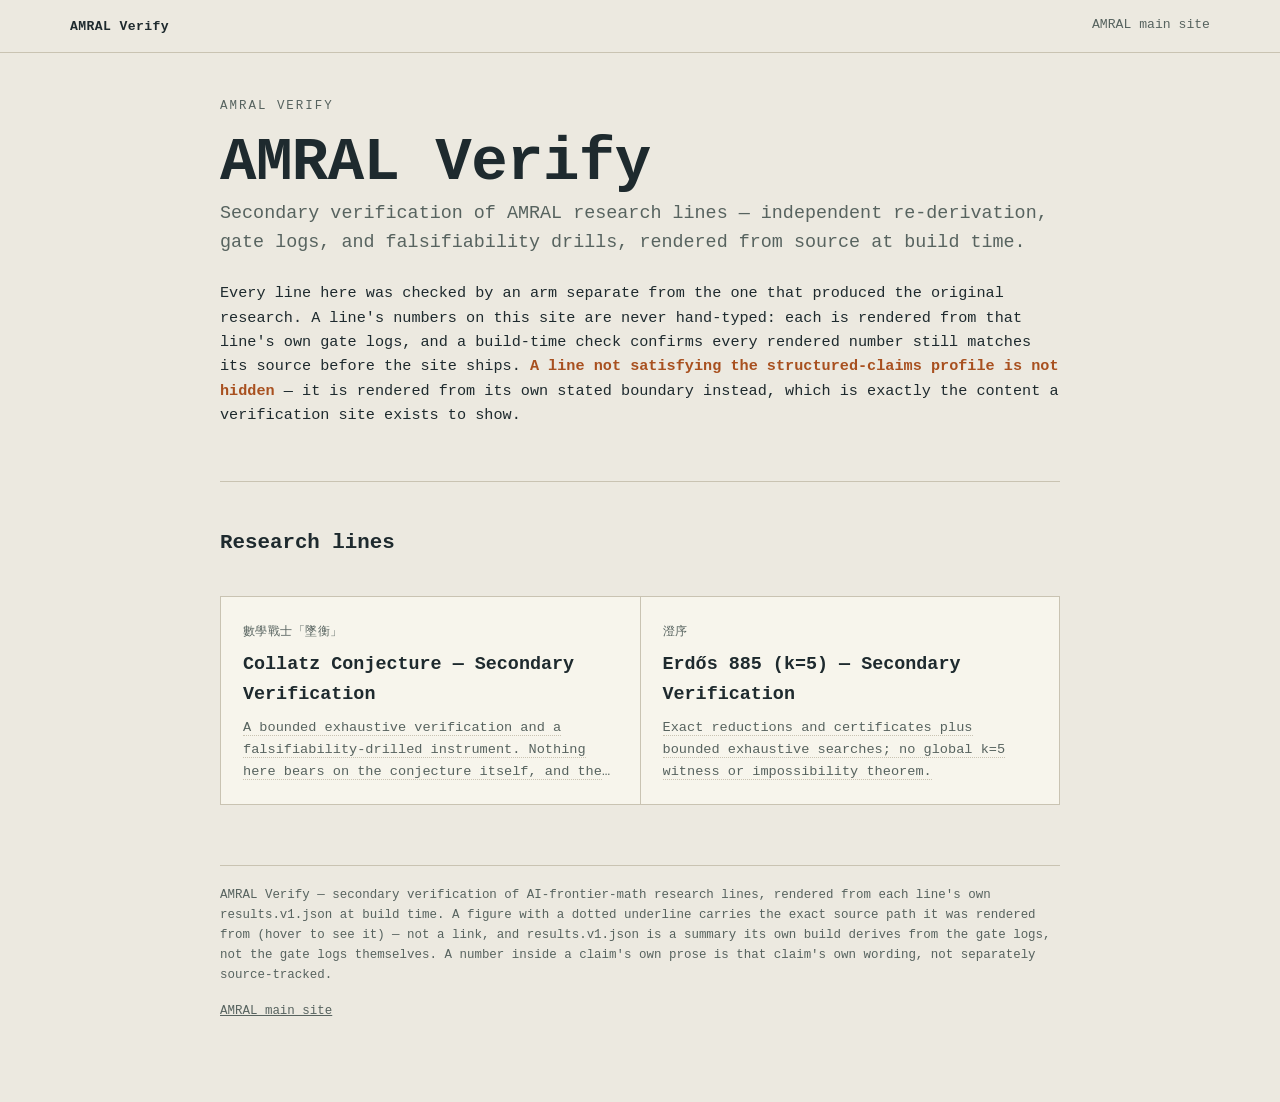
<file: public/index.html>
<!DOCTYPE html>
<html lang="en">
<head>
<meta charset="UTF-8">
<meta name="viewport" content="width=device-width, initial-scale=1.0">
<title>AMRAL Verify</title>
<meta name="description" content="Secondary verification of AMRAL research lines, rendered from gate logs at build time.">
<meta name="robots" content="index, follow">
<link rel="stylesheet" href="./assets/site.css">
<link rel="stylesheet" href="./assets/verify.css">
</head>
<body>
<nav class="sitenav"><div class="inner">
  <a class="brand" href="./">AMRAL Verify</a>
  <a class="link" href="https://amral.evemisslab.com/">AMRAL main site</a>
  
</div></nav>
<div class="wrap narrow">
<header class="page">
  <p class="eyebrow">AMRAL VERIFY</p>
  <h1>AMRAL Verify</h1>
  <p class="subtitle">Secondary verification of AMRAL research lines — independent re-derivation, gate logs, and falsifiability drills, rendered from source at build time.</p>
  <p class="lede">Every line here was checked by an arm separate from the one that produced the original research. A line's numbers on this site are never hand-typed: each is rendered from that line's own gate logs, and a build-time check confirms every rendered number still matches its source before the site ships. <strong>A line not satisfying the structured-claims profile is not hidden</strong> — it is rendered from its own stated boundary instead, which is exactly the content a verification site exists to show.</p>
</header>
<section>
  <h2>Research lines</h2>
  <div class="case-grid">
    <a class="case-card" href="collatz-verification-zhuiheng/"><span class="k">數學戰士「墜衡」</span><h3>Collatz Conjecture — Secondary Verification</h3><p class="card-excerpt"><span class="sourced" data-source="collatz-verification-zhuiheng::global_status.statement" title="source: global_status.statement">A bounded exhaustive verification and a falsifiability-drilled instrument. Nothing here bears on the conjecture itself, and the bound reached is far below the published frontier.</span></p></a><a class="case-card" href="erdos-885-k5-chengxu/"><span class="k">澄序</span><h3>Erdős 885 (k=5) — Secondary Verification</h3><p class="card-excerpt"><span class="sourced" data-source="erdos-885-k5-chengxu::global_status.statement" title="source: global_status.statement">Exact reductions and certificates plus bounded exhaustive searches; no global k=5 witness or impossibility theorem.</span></p></a>
  </div>
</section>
<footer class="sitefoot">
  <span>AMRAL Verify — secondary verification of AI-frontier-math research lines, rendered from each line's own results.v1.json at build time. A figure with a dotted underline carries the exact source path it was rendered from (hover to see it) — not a link, and results.v1.json is a summary its own build derives from the gate logs, not the gate logs themselves. A number inside a claim's own prose is that claim's own wording, not separately source-tracked.</span>
  <a href="https://amral.evemisslab.com/">AMRAL main site</a>
</footer>
</div>
</body>
</html>
</file>
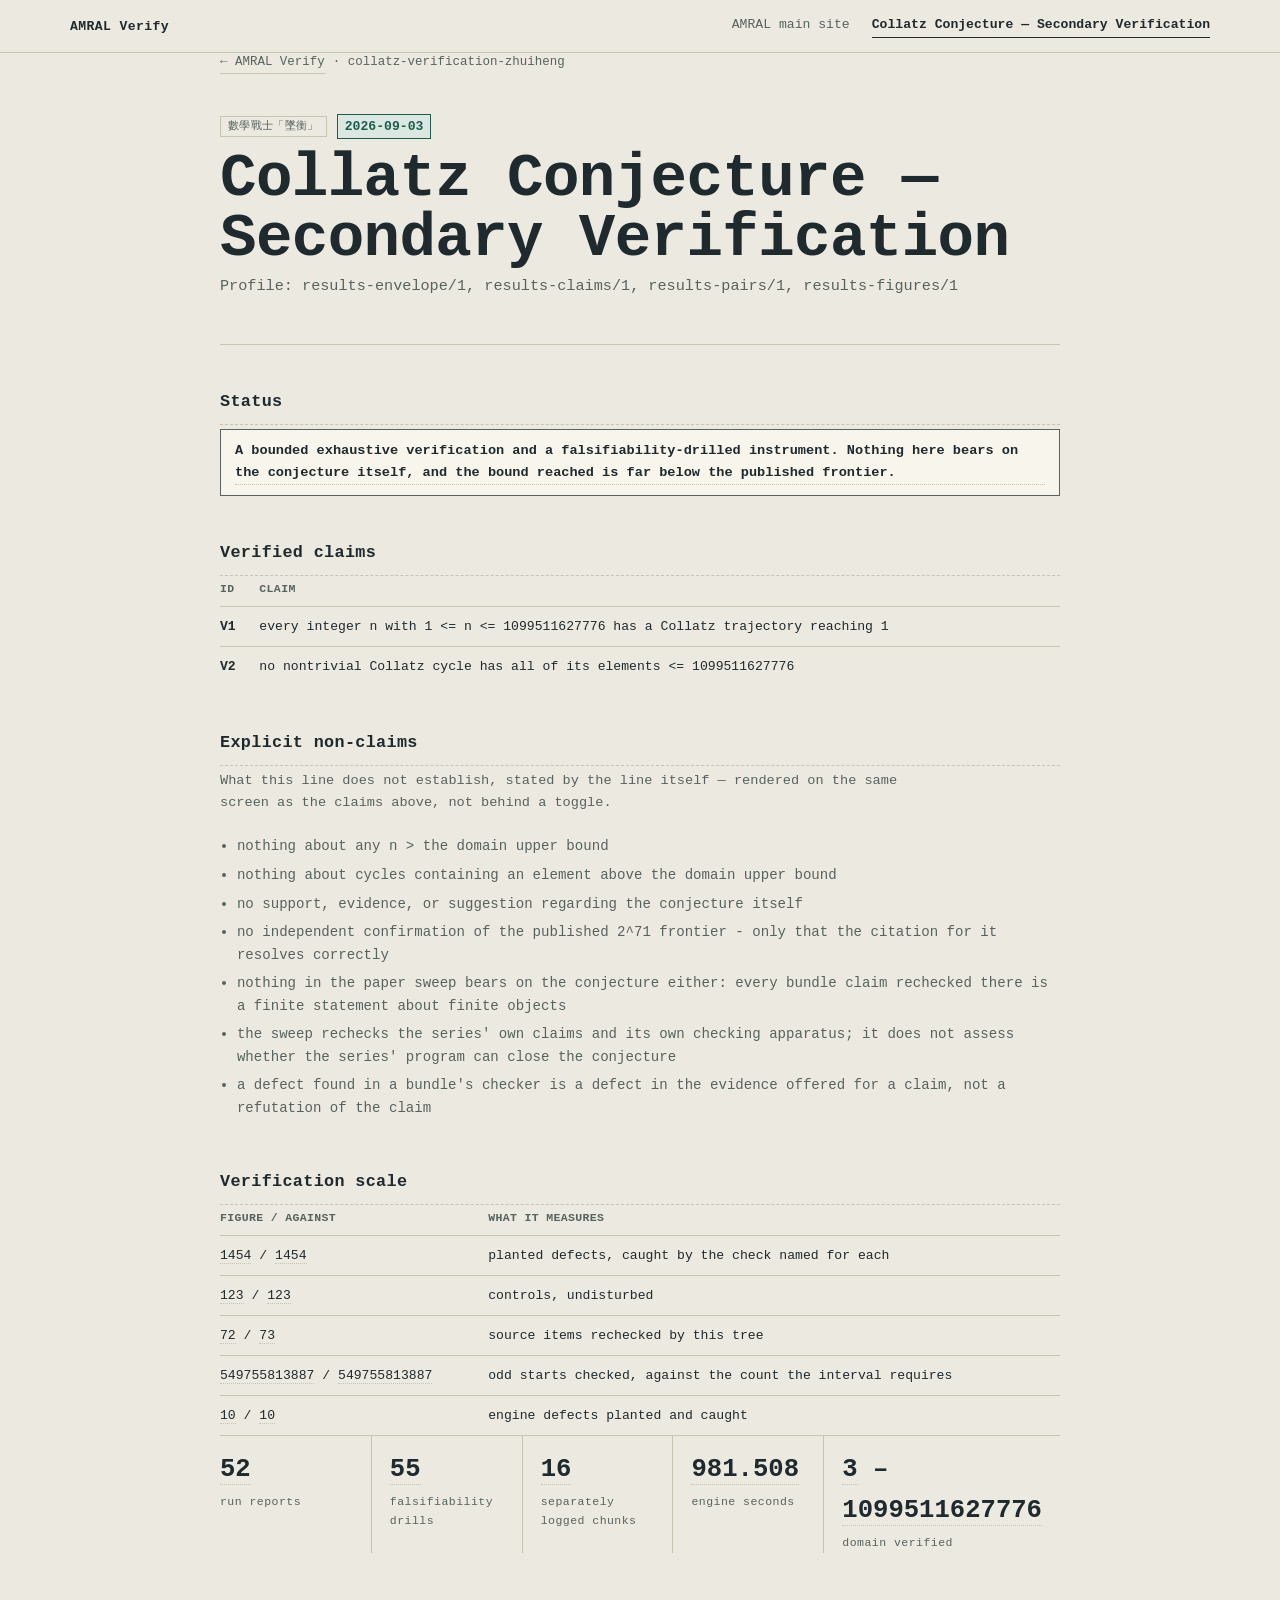
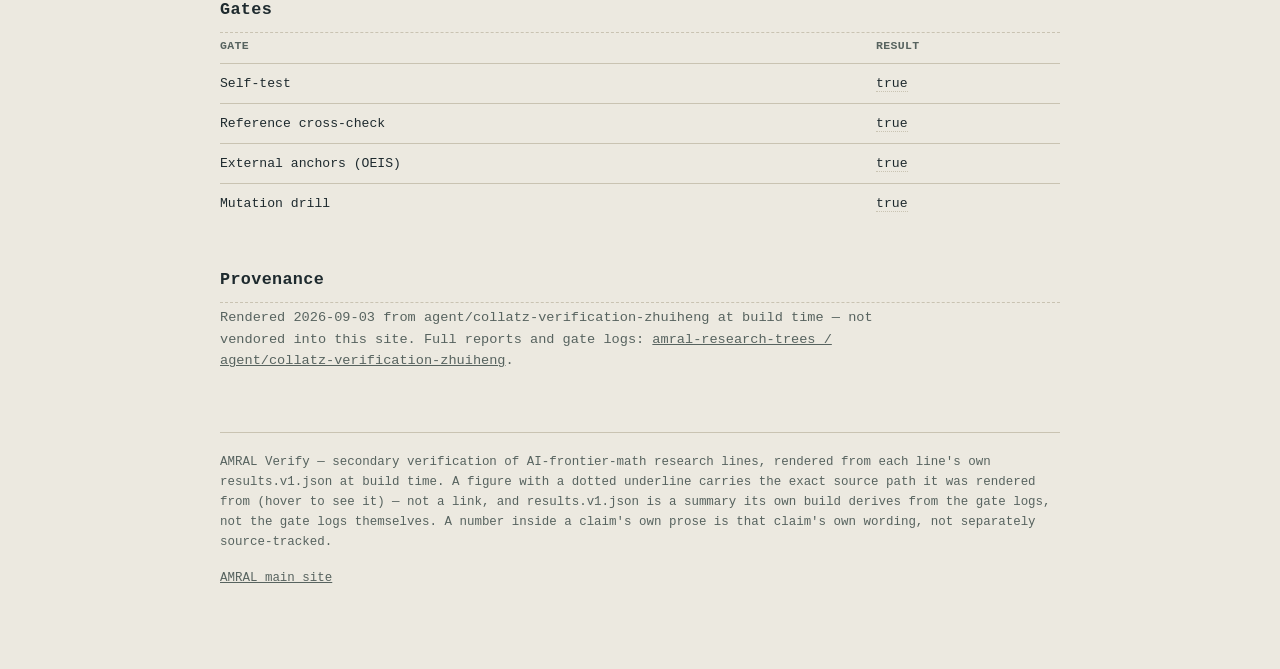
<file: public/collatz-verification-zhuiheng/index.html>
<!DOCTYPE html>
<html lang="en">
<head>
<meta charset="UTF-8">
<meta name="viewport" content="width=device-width, initial-scale=1.0">
<title>Collatz Conjecture — Secondary Verification · AMRAL Verify</title>
<meta name="description" content="A bounded exhaustive verification and a falsifiability-drilled instrument. Nothing here bears on the conjecture itself, and the bound reached is far below the published frontier.">
<meta name="robots" content="index, follow">
<link rel="stylesheet" href="../assets/site.css">
<link rel="stylesheet" href="../assets/verify.css">
</head>
<body>
<nav class="sitenav"><div class="inner">
  <a class="brand" href="../">AMRAL Verify</a>
  <a class="link" href="https://amral.evemisslab.com/">AMRAL main site</a>
  <a class="link active" href="./">Collatz Conjecture — Secondary Verification</a>
</div></nav>
<div class="wrap narrow">
<div class="crumb"><a href="../">← AMRAL Verify</a> · collatz-verification-zhuiheng</div>
<header class="pkg">
  <div class="idline">
    <span class="tag">數學戰士「墜衡」</span>
    <span class="status">2026-09-03</span>
  </div>
  <h1>Collatz Conjecture — Secondary Verification</h1>
  <p class="h1-sub">Profile: results-envelope/1, results-claims/1, results-pairs/1, results-figures/1</p>
</header>
<section id="status">
  <h2 class="doc-h2">Status</h2>
  <div class="claim-box" style="border-color: var(--ink-dim); background: var(--paper-raised); color: var(--ink);">
    <span class="sourced" data-source="global_status.statement" title="source: global_status.statement">A bounded exhaustive verification and a falsifiability-drilled instrument. Nothing here bears on the conjecture itself, and the bound reached is far below the published frontier.</span>
  </div>
</section>
<section id="claims">
  <h2 class="doc-h2">Verified claims</h2>
  <table class="ledger"><thead><tr><th>ID</th><th>Claim</th></tr></thead><tbody><tr><td class="claim-id">V1</td><td>every integer n with 1 &lt;= n &lt;= 1099511627776 has a Collatz trajectory reaching 1</td></tr><tr><td class="claim-id">V2</td><td>no nontrivial Collatz cycle has all of its elements &lt;= 1099511627776</td></tr></tbody></table>
</section>
<section id="non-claims">
  <h2 class="doc-h2">Explicit non-claims</h2>
  <p class="section-note">What this line does not establish, stated by the line itself — rendered on the same screen as the claims above, not behind a toggle.</p>
  <ul class="non-claims"><li>nothing about any n &gt; the domain upper bound</li><li>nothing about cycles containing an element above the domain upper bound</li><li>no support, evidence, or suggestion regarding the conjecture itself</li><li>no independent confirmation of the published 2^71 frontier - only that the citation for it resolves correctly</li><li>nothing in the paper sweep bears on the conjecture either: every bundle claim rechecked there is a finite statement about finite objects</li><li>the sweep rechecks the series&#x27; own claims and its own checking apparatus; it does not assess whether the series&#x27; program can close the conjecture</li><li>a defect found in a bundle&#x27;s checker is a defect in the evidence offered for a claim, not a refutation of the claim</li></ul>
</section>
<section>
  <h2 class="doc-h2">Verification scale</h2>
  <table class="ledger"><thead><tr><th>Figure / against</th><th>What it measures</th></tr></thead><tbody><tr><td><span class="sourced" data-source="paper_sweep.defects_caught_by_the_named_check" title="source: paper_sweep.defects_caught_by_the_named_check">1454</span> / <span class="sourced" data-source="paper_sweep.defects_planted" title="source: paper_sweep.defects_planted">1454</span></td><td>planted defects, caught by the check named for each</td></tr><tr><td><span class="sourced" data-source="paper_sweep.controls_undisturbed" title="source: paper_sweep.controls_undisturbed">123</span> / <span class="sourced" data-source="paper_sweep.controls" title="source: paper_sweep.controls">123</span></td><td>controls, undisturbed</td></tr><tr><td><span class="sourced" data-source="paper_sweep.rechecked_by_this_tree" title="source: paper_sweep.rechecked_by_this_tree">72</span> / <span class="sourced" data-source="paper_sweep.source_items" title="source: paper_sweep.source_items">73</span></td><td>source items rechecked by this tree</td></tr><tr><td><span class="sourced" data-source="coverage.odd_starts_checked" title="source: coverage.odd_starts_checked">549755813887</span> / <span class="sourced" data-source="coverage.odd_starts_expected" title="source: coverage.odd_starts_expected">549755813887</span></td><td>odd starts checked, against the count the interval requires</td></tr><tr><td><span class="sourced" data-source="gates.mutation_drill.defects_caught" title="source: gates.mutation_drill.defects_caught">10</span> / <span class="sourced" data-source="gates.mutation_drill.defects_planted" title="source: gates.mutation_drill.defects_planted">10</span></td><td>engine defects planted and caught</td></tr></tbody></table>
  <div class="stats"><div class="stat"><span class="n"><span class="sourced" data-source="paper_sweep.run_reports" title="source: paper_sweep.run_reports">52</span></span><span class="l">run reports</span></div><div class="stat"><span class="n"><span class="sourced" data-source="paper_sweep.drills" title="source: paper_sweep.drills">55</span></span><span class="l">falsifiability drills</span></div><div class="stat"><span class="n"><span class="sourced" data-source="coverage.chunks" title="source: coverage.chunks">16</span></span><span class="l">separately logged chunks</span></div><div class="stat"><span class="n"><span class="sourced" data-source="coverage.total_engine_seconds" title="source: coverage.total_engine_seconds">981.508</span></span><span class="l">engine seconds</span></div><div class="stat"><span class="n"><span class="sourced" data-source="coverage.covered_interval.0" title="source: coverage.covered_interval.0">3</span> – <span class="sourced" data-source="coverage.covered_interval.1" title="source: coverage.covered_interval.1">1099511627776</span></span><span class="l">domain verified</span></div></div>
</section>
<section id="gates">
  <h2 class="doc-h2">Gates</h2>
  <table class="ledger"><thead><tr><th>Gate</th><th>Result</th></tr></thead><tbody><tr><td>Self-test</td><td><span class="sourced" data-source="gates.self_test.ok" title="source: gates.self_test.ok">true</span></td></tr><tr><td>Reference cross-check</td><td><span class="sourced" data-source="gates.reference_cross_check.agree" title="source: gates.reference_cross_check.agree">true</span></td></tr><tr><td>External anchors (OEIS)</td><td><span class="sourced" data-source="gates.external_anchors.ok" title="source: gates.external_anchors.ok">true</span></td></tr><tr><td>Mutation drill</td><td><span class="sourced" data-source="gates.mutation_drill.ok" title="source: gates.mutation_drill.ok">true</span></td></tr></tbody></table>
</section>
<section id="provenance">
  <h2 class="doc-h2">Provenance</h2>
  <p class="section-note">Rendered 2026-09-03 from <code>agent/collatz-verification-zhuiheng</code> at build time — not vendored into this site. Full reports and gate logs: <a href="https://github.com/kakon77777-commits/amral-research-trees/tree/agent/collatz-verification-zhuiheng/collatz-verification-zhuiheng">amral-research-trees / agent/collatz-verification-zhuiheng</a>.</p>
</section>
<footer class="sitefoot">
  <span>AMRAL Verify — secondary verification of AI-frontier-math research lines, rendered from each line's own results.v1.json at build time. A figure with a dotted underline carries the exact source path it was rendered from (hover to see it) — not a link, and results.v1.json is a summary its own build derives from the gate logs, not the gate logs themselves. A number inside a claim's own prose is that claim's own wording, not separately source-tracked.</span>
  <a href="https://amral.evemisslab.com/">AMRAL main site</a>
</footer>
</div>
</body>
</html>
</file>
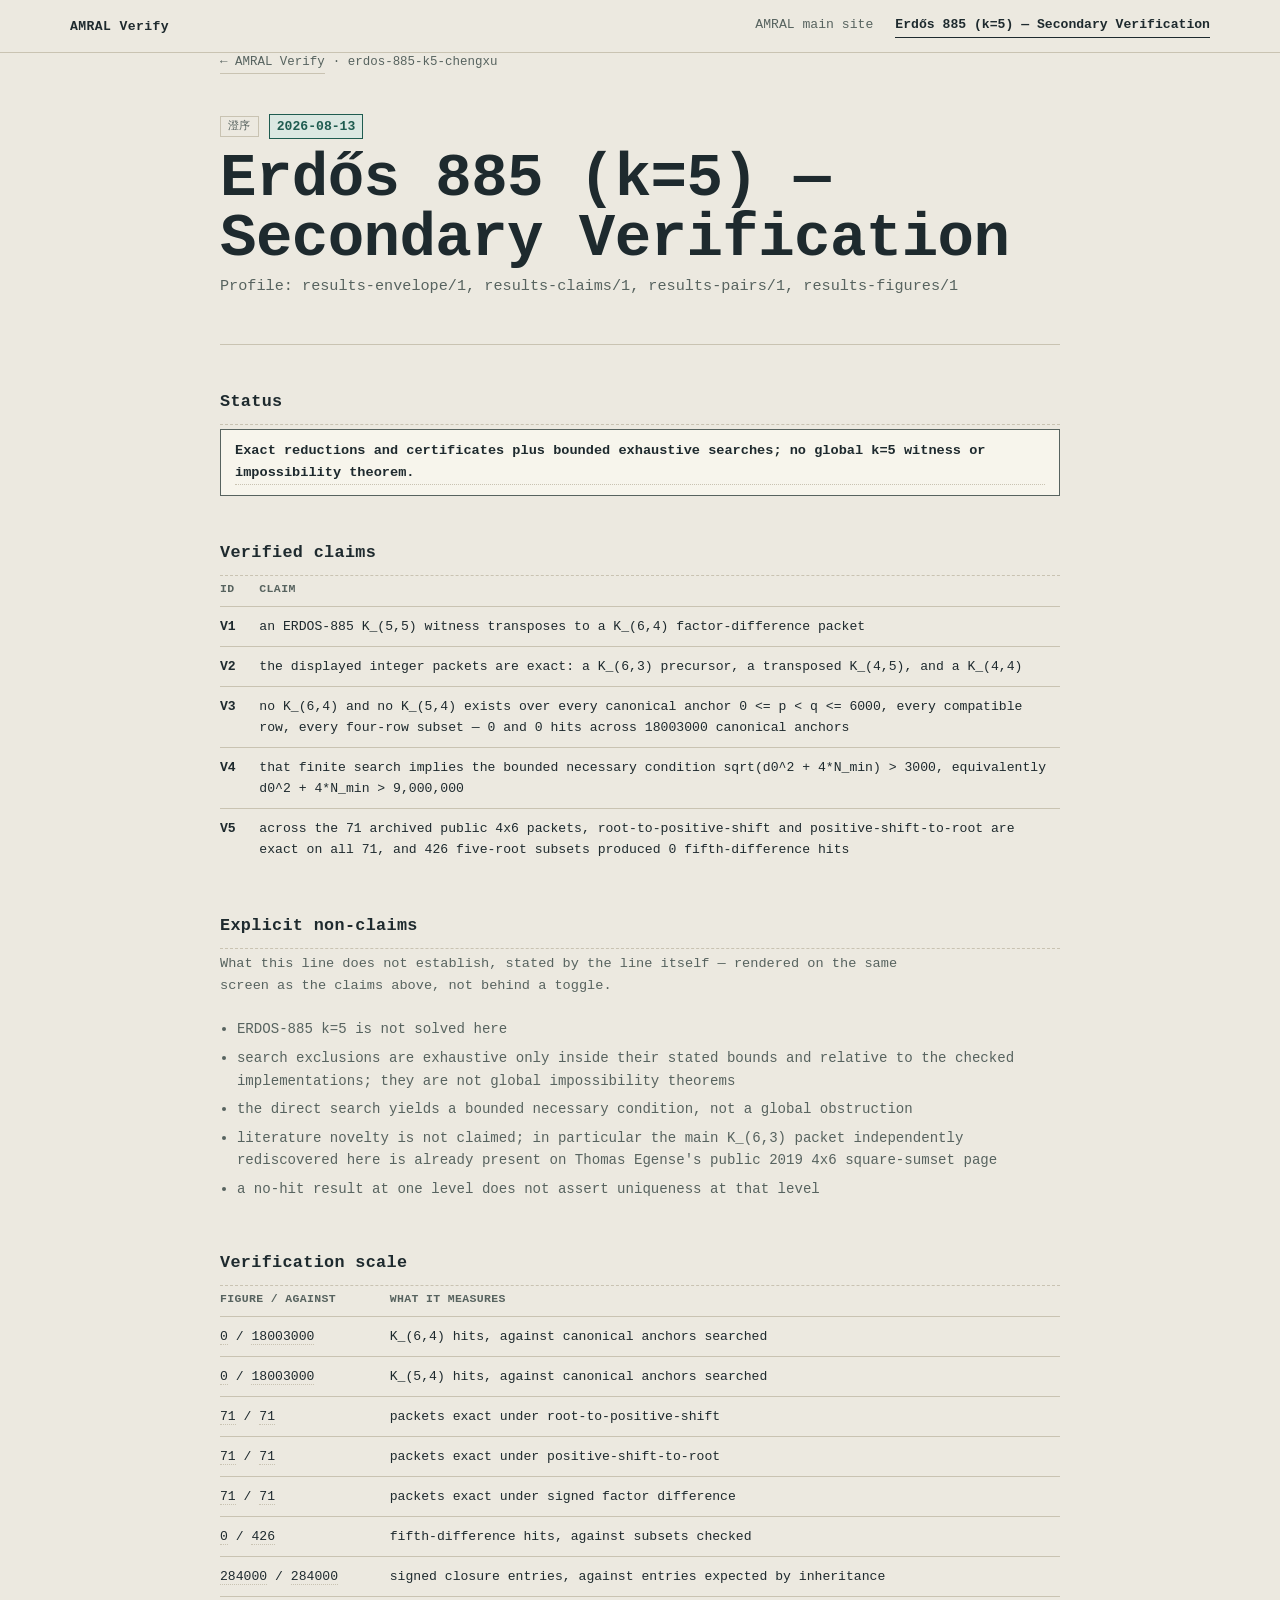
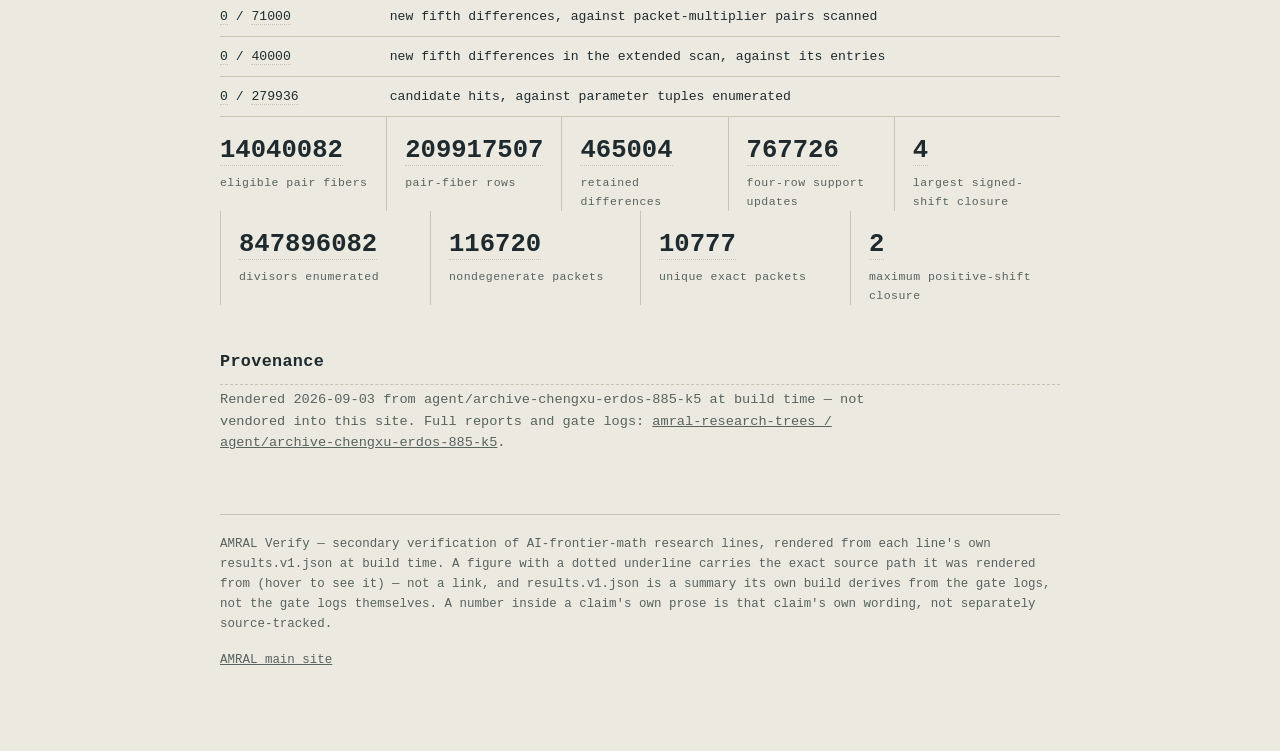
<file: public/erdos-885-k5-chengxu/index.html>
<!DOCTYPE html>
<html lang="en">
<head>
<meta charset="UTF-8">
<meta name="viewport" content="width=device-width, initial-scale=1.0">
<title>Erdős 885 (k=5) — Secondary Verification · AMRAL Verify</title>
<meta name="description" content="Exact reductions and certificates plus bounded exhaustive searches; no global k=5 witness or impossibility theorem.">
<meta name="robots" content="index, follow">
<link rel="stylesheet" href="../assets/site.css">
<link rel="stylesheet" href="../assets/verify.css">
</head>
<body>
<nav class="sitenav"><div class="inner">
  <a class="brand" href="../">AMRAL Verify</a>
  <a class="link" href="https://amral.evemisslab.com/">AMRAL main site</a>
  <a class="link active" href="./">Erdős 885 (k=5) — Secondary Verification</a>
</div></nav>
<div class="wrap narrow">
<div class="crumb"><a href="../">← AMRAL Verify</a> · erdos-885-k5-chengxu</div>
<header class="pkg">
  <div class="idline">
    <span class="tag">澄序</span>
    <span class="status">2026-08-13</span>
  </div>
  <h1>Erdős 885 (k=5) — Secondary Verification</h1>
  <p class="h1-sub">Profile: results-envelope/1, results-claims/1, results-pairs/1, results-figures/1</p>
</header>
<section id="status">
  <h2 class="doc-h2">Status</h2>
  <div class="claim-box" style="border-color: var(--ink-dim); background: var(--paper-raised); color: var(--ink);">
    <span class="sourced" data-source="global_status.statement" title="source: global_status.statement">Exact reductions and certificates plus bounded exhaustive searches; no global k=5 witness or impossibility theorem.</span>
  </div>
</section>
<section id="claims">
  <h2 class="doc-h2">Verified claims</h2>
  <table class="ledger"><thead><tr><th>ID</th><th>Claim</th></tr></thead><tbody><tr><td class="claim-id">V1</td><td>an ERDOS-885 K_(5,5) witness transposes to a K_(6,4) factor-difference packet</td></tr><tr><td class="claim-id">V2</td><td>the displayed integer packets are exact: a K_(6,3) precursor, a transposed K_(4,5), and a K_(4,4)</td></tr><tr><td class="claim-id">V3</td><td>no K_(6,4) and no K_(5,4) exists over every canonical anchor 0 &lt;= p &lt; q &lt;= 6000, every compatible row, every four-row subset — 0 and 0 hits across 18003000 canonical anchors</td></tr><tr><td class="claim-id">V4</td><td>that finite search implies the bounded necessary condition sqrt(d0^2 + 4*N_min) &gt; 3000, equivalently d0^2 + 4*N_min &gt; 9,000,000</td></tr><tr><td class="claim-id">V5</td><td>across the 71 archived public 4x6 packets, root-to-positive-shift and positive-shift-to-root are exact on all 71, and 426 five-root subsets produced 0 fifth-difference hits</td></tr></tbody></table>
</section>
<section id="non-claims">
  <h2 class="doc-h2">Explicit non-claims</h2>
  <p class="section-note">What this line does not establish, stated by the line itself — rendered on the same screen as the claims above, not behind a toggle.</p>
  <ul class="non-claims"><li>ERDOS-885 k=5 is not solved here</li><li>search exclusions are exhaustive only inside their stated bounds and relative to the checked implementations; they are not global impossibility theorems</li><li>the direct search yields a bounded necessary condition, not a global obstruction</li><li>literature novelty is not claimed; in particular the main K_(6,3) packet independently rediscovered here is already present on Thomas Egense&#x27;s public 2019 4x6 square-sumset page</li><li>a no-hit result at one level does not assert uniqueness at that level</li></ul>
</section>
<section>
  <h2 class="doc-h2">Verification scale</h2>
  <table class="ledger"><thead><tr><th>Figure / against</th><th>What it measures</th></tr></thead><tbody><tr><td><span class="sourced" data-source="bounded_searches.direct_K_(6,4).K_(6,4)_hits" title="source: bounded_searches.direct_K_(6,4).K_(6,4)_hits">0</span> / <span class="sourced" data-source="bounded_searches.direct_K_(6,4).anchors" title="source: bounded_searches.direct_K_(6,4).anchors">18003000</span></td><td>K_(6,4) hits, against canonical anchors searched</td></tr><tr><td><span class="sourced" data-source="bounded_searches.direct_K_(6,4).K_(5,4)_hits" title="source: bounded_searches.direct_K_(6,4).K_(5,4)_hits">0</span> / <span class="sourced" data-source="bounded_searches.direct_K_(6,4).anchors" title="source: bounded_searches.direct_K_(6,4).anchors">18003000</span></td><td>K_(5,4) hits, against canonical anchors searched</td></tr><tr><td><span class="sourced" data-source="bounded_searches.public_4x6_closure.exact_root_to_positive_shift" title="source: bounded_searches.public_4x6_closure.exact_root_to_positive_shift">71</span> / <span class="sourced" data-source="bounded_searches.public_4x6_closure.dataset_packets" title="source: bounded_searches.public_4x6_closure.dataset_packets">71</span></td><td>packets exact under root-to-positive-shift</td></tr><tr><td><span class="sourced" data-source="bounded_searches.public_4x6_closure.exact_positive_shift_to_root" title="source: bounded_searches.public_4x6_closure.exact_positive_shift_to_root">71</span> / <span class="sourced" data-source="bounded_searches.public_4x6_closure.dataset_packets" title="source: bounded_searches.public_4x6_closure.dataset_packets">71</span></td><td>packets exact under positive-shift-to-root</td></tr><tr><td><span class="sourced" data-source="bounded_searches.public_4x6_closure.exact_signed_factor_difference" title="source: bounded_searches.public_4x6_closure.exact_signed_factor_difference">71</span> / <span class="sourced" data-source="bounded_searches.public_4x6_closure.dataset_packets" title="source: bounded_searches.public_4x6_closure.dataset_packets">71</span></td><td>packets exact under signed factor difference</td></tr><tr><td><span class="sourced" data-source="bounded_searches.public_4x6_closure.fifth_difference_hits" title="source: bounded_searches.public_4x6_closure.fifth_difference_hits">0</span> / <span class="sourced" data-source="bounded_searches.public_4x6_closure.five_root_subsets_checked" title="source: bounded_searches.public_4x6_closure.five_root_subsets_checked">426</span></td><td>fifth-difference hits, against subsets checked</td></tr><tr><td><span class="sourced" data-source="bounded_searches.signed_scalar_closure.signed_closure_entries" title="source: bounded_searches.signed_scalar_closure.signed_closure_entries">284000</span> / <span class="sourced" data-source="bounded_searches.signed_scalar_closure.expected_inherited_entries" title="source: bounded_searches.signed_scalar_closure.expected_inherited_entries">284000</span></td><td>signed closure entries, against entries expected by inheritance</td></tr><tr><td><span class="sourced" data-source="bounded_searches.signed_scalar_closure.new_fifth_differences" title="source: bounded_searches.signed_scalar_closure.new_fifth_differences">0</span> / <span class="sourced" data-source="bounded_searches.signed_scalar_closure.packet_multiplier_pairs" title="source: bounded_searches.signed_scalar_closure.packet_multiplier_pairs">71000</span></td><td>new fifth differences, against packet-multiplier pairs scanned</td></tr><tr><td><span class="sourced" data-source="bounded_searches.signed_scalar_closure.extended_smallest_core_new_fifth_differences" title="source: bounded_searches.signed_scalar_closure.extended_smallest_core_new_fifth_differences">0</span> / <span class="sourced" data-source="bounded_searches.signed_scalar_closure.extended_smallest_core_closure_entries" title="source: bounded_searches.signed_scalar_closure.extended_smallest_core_closure_entries">40000</span></td><td>new fifth differences in the extended scan, against its entries</td></tr><tr><td><span class="sourced" data-source="bounded_searches.choudhry_positive_parameter_box.candidate_hits" title="source: bounded_searches.choudhry_positive_parameter_box.candidate_hits">0</span> / <span class="sourced" data-source="bounded_searches.choudhry_positive_parameter_box.parameter_tuples" title="source: bounded_searches.choudhry_positive_parameter_box.parameter_tuples">279936</span></td><td>candidate hits, against parameter tuples enumerated</td></tr></tbody></table>
  <div class="stats"><div class="stat"><span class="n"><span class="sourced" data-source="bounded_searches.direct_K_(6,4).eligible_pair_fibers" title="source: bounded_searches.direct_K_(6,4).eligible_pair_fibers">14040082</span></span><span class="l">eligible pair fibers</span></div><div class="stat"><span class="n"><span class="sourced" data-source="bounded_searches.direct_K_(6,4).pair_fiber_rows" title="source: bounded_searches.direct_K_(6,4).pair_fiber_rows">209917507</span></span><span class="l">pair-fiber rows</span></div><div class="stat"><span class="n"><span class="sourced" data-source="bounded_searches.direct_K_(6,4).retained_differences" title="source: bounded_searches.direct_K_(6,4).retained_differences">465004</span></span><span class="l">retained differences</span></div><div class="stat"><span class="n"><span class="sourced" data-source="bounded_searches.direct_K_(6,4).four_row_support_updates" title="source: bounded_searches.direct_K_(6,4).four_row_support_updates">767726</span></span><span class="l">four-row support updates</span></div><div class="stat"><span class="n"><span class="sourced" data-source="bounded_searches.public_4x6_closure.largest_signed_shift_closure" title="source: bounded_searches.public_4x6_closure.largest_signed_shift_closure">4</span></span><span class="l">largest signed-shift closure</span></div><div class="stat"><span class="n"><span class="sourced" data-source="bounded_searches.signed_scalar_closure.full_divisors_enumerated" title="source: bounded_searches.signed_scalar_closure.full_divisors_enumerated">847896082</span></span><span class="l">divisors enumerated</span></div><div class="stat"><span class="n"><span class="sourced" data-source="bounded_searches.choudhry_positive_parameter_box.nondegenerate_packets" title="source: bounded_searches.choudhry_positive_parameter_box.nondegenerate_packets">116720</span></span><span class="l">nondegenerate packets</span></div><div class="stat"><span class="n"><span class="sourced" data-source="bounded_searches.choudhry_positive_parameter_box.unique_exact_packets" title="source: bounded_searches.choudhry_positive_parameter_box.unique_exact_packets">10777</span></span><span class="l">unique exact packets</span></div><div class="stat"><span class="n"><span class="sourced" data-source="bounded_searches.choudhry_positive_parameter_box.maximum_positive_shift_closure" title="source: bounded_searches.choudhry_positive_parameter_box.maximum_positive_shift_closure">2</span></span><span class="l">maximum positive-shift closure</span></div></div>
</section>

<section id="provenance">
  <h2 class="doc-h2">Provenance</h2>
  <p class="section-note">Rendered 2026-09-03 from <code>agent/archive-chengxu-erdos-885-k5</code> at build time — not vendored into this site. Full reports and gate logs: <a href="https://github.com/kakon77777-commits/amral-research-trees/tree/agent/archive-chengxu-erdos-885-k5/erdos-885-k5-chengxu">amral-research-trees / agent/archive-chengxu-erdos-885-k5</a>.</p>
</section>
<footer class="sitefoot">
  <span>AMRAL Verify — secondary verification of AI-frontier-math research lines, rendered from each line's own results.v1.json at build time. A figure with a dotted underline carries the exact source path it was rendered from (hover to see it) — not a link, and results.v1.json is a summary its own build derives from the gate logs, not the gate logs themselves. A number inside a claim's own prose is that claim's own wording, not separately source-tracked.</span>
  <a href="https://amral.evemisslab.com/">AMRAL main site</a>
</footer>
</div>
</body>
</html>
</file>
<file: public/assets/site.css>
/* AMRAL shared design system — used by /, /methodology/, /riemann/ and every
   package detail page. One file so the look stays one system as case studies
   are added; page-specific layout stays inline in each page. */
:root {
  --ink: #1e2a2e; --ink-dim: #57635f; --paper: #ece9e0; --paper-raised: #f7f5ec;
  --line: #c9c3b2; --open: #a8501f; --open-bg: #f1e2d2;
  --closed: #1f5c50; --closed-bg: #dbe8e2; --focus: #2455c9;
  --partial: #8a6d1f; --partial-bg: #f1ead2;
}
@media (prefers-color-scheme: dark) {
  :root {
    --ink: #e9e6dc; --ink-dim: #a8a296; --paper: #17191b; --paper-raised: #202325;
    --line: #3a3d38; --open: #e3925e; --open-bg: #3a2a1c;
    --closed: #6fbfae; --closed-bg: #1c332d; --focus: #7fa6ff;
    --partial: #d9b95e; --partial-bg: #362d17;
  }
}
* { box-sizing: border-box; }
html { -webkit-text-size-adjust: 100%; }
body {
  margin: 0; background: var(--paper); color: var(--ink);
  font-family: ui-monospace, "Cascadia Code", "SF Mono", "JetBrains Mono", Consolas, "Roboto Mono", monospace;
  font-variant-numeric: tabular-nums; line-height: 1.6;
}
a { color: inherit; }
::selection { background: var(--closed); color: var(--paper-raised); }
:focus-visible { outline: 2px solid var(--focus); outline-offset: 2px; }
.wrap { max-width: 1180px; margin: 0 auto; padding: 0 20px 80px; }
.wrap.narrow { max-width: 880px; }

/* ---- top nav, every page ---- */
nav.sitenav {
  border-bottom: 1px solid var(--line); background: var(--paper);
  position: sticky; top: 0; z-index: 10;
}
nav.sitenav .inner {
  max-width: 1180px; margin: 0 auto; padding: 14px 20px; display: flex;
  align-items: center; gap: 22px; flex-wrap: wrap; font-size: 0.82rem;
}
nav.sitenav .brand { font-weight: 700; letter-spacing: 0.03em; text-decoration: none; margin-right: auto; }
nav.sitenav a.link { text-decoration: none; color: var(--ink-dim); border-bottom: 1px solid transparent; padding-bottom: 2px; }
nav.sitenav a.link:hover { color: var(--ink); }
nav.sitenav a.link.active { color: var(--ink); border-bottom-color: var(--ink); font-weight: 700; }
nav.sitenav a.lang-switch {
  text-decoration: none; font-size: 0.72rem; font-weight: 700; color: var(--ink-dim);
  border: 1px solid var(--line); padding: 3px 9px; letter-spacing: 0.03em;
}
nav.sitenav a.lang-switch:hover { color: var(--ink); border-color: var(--ink-dim); }

/* ---- header block (root / case-study / methodology landing) ---- */
header.page { padding: 44px 0 30px; border-bottom: 1px solid var(--line); }
.eyebrow { font-size: 0.78rem; letter-spacing: 0.16em; text-transform: uppercase; color: var(--ink-dim); margin: 0 0 16px; }
.eyebrow a { text-decoration: none; border-bottom: 1px solid var(--line); }
.eyebrow a:hover { border-color: var(--ink-dim); }
h1 { font-size: clamp(2.2rem, 5.5vw, 3.8rem); font-weight: 700; letter-spacing: -0.01em; margin: 0 0 6px; line-height: 0.98; }
.subtitle { font-size: clamp(1rem, 2vw, 1.15rem); color: var(--ink-dim); margin: 0 0 24px; max-width: 46em; }
.lede { font-size: 0.95rem; max-width: 58em; margin: 0 0 24px; }
.lede strong { color: var(--open); font-weight: 700; }

.stats { display: flex; flex-wrap: wrap; gap: 0; border-top: 1px solid var(--line); }
.stat { flex: 1 1 140px; padding: 14px 18px 0; border-left: 1px solid var(--line); }
.stat:first-child { border-left: none; padding-left: 0; }
.stat .n { display: block; font-size: 1.6rem; font-weight: 700; }
.stat .l { display: block; font-size: 0.72rem; color: var(--ink-dim); letter-spacing: 0.04em; margin-top: 2px; }

.notice { margin-top: 24px; padding: 12px 16px; background: var(--paper-raised); border: 1px dashed var(--line); font-size: 0.82rem; color: var(--ink-dim); }

/* ---- case-study index cards (site root) ---- */
.case-grid { display: grid; grid-template-columns: repeat(auto-fill, minmax(280px, 1fr)); gap: 1px; background: var(--line); border: 1px solid var(--line); margin-top: 36px; }
.case-card { background: var(--paper-raised); padding: 22px; text-decoration: none; color: inherit; display: block; }
.case-card:hover { background: var(--paper); }
.case-card .k { font-size: 0.72rem; color: var(--ink-dim); text-transform: uppercase; letter-spacing: 0.04em; }
.case-card h3 { margin: 6px 0 8px; font-size: 1.15rem; }
.case-card p { margin: 0; font-size: 0.85rem; color: var(--ink-dim); }
.case-card.placeholder { opacity: 0.55; }
.case-card.placeholder:hover { background: var(--paper-raised); }

/* ---- generic section rhythm ---- */
section { padding-top: 44px; }
section > h2 { font-size: 1.3rem; margin: 0 0 4px; }
section > .section-note { font-size: 0.85rem; color: var(--ink-dim); margin: 0 0 22px; max-width: 52em; }

/* ---- pagination ---- */
.pager { display: flex; flex-wrap: wrap; gap: 6px; margin-top: 16px; align-items: center; }
.page-btn {
  font-family: inherit; font-size: 0.8rem; background: var(--paper-raised); color: var(--ink);
  border: 1px solid var(--line); padding: 6px 11px; cursor: pointer;
}
.page-btn:hover:not(:disabled) { border-color: var(--ink-dim); }
.page-btn.active { background: var(--ink); color: var(--paper); border-color: var(--ink); }
.page-btn:disabled { opacity: 0.35; cursor: default; }

/* ---- package grid (case-study pages) ---- */
.grid { display: grid; grid-template-columns: repeat(auto-fill, minmax(260px, 1fr)); gap: 1px; background: var(--line); border: 1px solid var(--line); }
.card { background: var(--paper-raised); padding: 16px 16px 14px; display: flex; flex-direction: column; gap: 8px; position: relative; }
.card-top { display: flex; align-items: center; gap: 8px; flex-wrap: wrap; }
.tag { font-size: 0.7rem; letter-spacing: 0.03em; color: var(--ink-dim); border: 1px solid var(--line); padding: 1px 6px; }
.version { font-weight: 700; font-size: 0.85rem; }
.stamp { margin-left: auto; font-size: 0.68rem; font-weight: 700; letter-spacing: 0.05em; padding: 2px 7px; transform: rotate(-2deg); border: 1px solid; }
.stamp.open { color: var(--open); border-color: var(--open); background: var(--open-bg); }
.stamp.closed { color: var(--closed); border-color: var(--closed); background: var(--closed-bg); }
.title { font-size: 1rem; font-weight: 600; line-height: 1.3; min-height: 2.6em; }
.title-link { text-decoration: none; }
.title-link:hover { text-decoration: underline; }
.detail-hint { font-weight: 400; font-size: 0.72rem; color: var(--closed); white-space: nowrap; }
.meta { font-size: 0.76rem; color: var(--ink-dim); display: flex; flex-direction: column; gap: 2px; }
.hash { font-size: 0.7rem; color: var(--ink-dim); word-break: break-all; cursor: pointer; background: none; border: none; padding: 0; text-align: left; font-family: inherit; }
.hash:hover { color: var(--ink); }
.hash.copied { color: var(--closed); }
.dl { margin-top: 6px; display: block; text-align: center; text-decoration: none; background: var(--ink); color: var(--paper); font-size: 0.82rem; font-weight: 700; letter-spacing: 0.03em; padding: 9px 0; border: 1px solid var(--ink); }
.dl:hover { background: var(--paper-raised); color: var(--ink); }

/* ---- package detail page ---- */
.crumb { padding: 0 0 20px; font-size: 0.78rem; color: var(--ink-dim); display: flex; gap: 8px; flex-wrap: wrap; }
.crumb a { text-decoration: none; border-bottom: 1px solid var(--line); }
.crumb a:hover { border-color: var(--ink-dim); }
header.pkg { padding: 20px 0 28px; border-bottom: 1px solid var(--line); }
.idline { display: flex; align-items: center; gap: 10px; flex-wrap: wrap; font-size: 0.82rem; color: var(--ink-dim); margin-bottom: 10px; }
.idline .tag { border: 1px solid var(--line); padding: 1px 7px; }
.idline .status { border: 1px solid var(--closed); color: var(--closed); background: var(--closed-bg); padding: 1px 7px; font-weight: 700; }
.h1-sub { color: var(--ink-dim); font-size: 0.95rem; margin: 0 0 18px; }
.claim-box { display: flex; gap: 12px; align-items: baseline; flex-wrap: wrap; border: 1px solid var(--open); background: var(--open-bg); color: var(--open); padding: 10px 14px; font-size: 0.85rem; font-weight: 700; }
.claim-box .note { color: var(--ink); font-weight: 400; font-size: 0.82rem; }
section > h2.doc-h2 { font-size: 1.05rem; letter-spacing: 0.02em; padding-bottom: 8px; border-bottom: 1px dashed var(--line); }

.connections { display: grid; grid-template-columns: repeat(auto-fit, minmax(220px, 1fr)); gap: 1px; background: var(--line); border: 1px solid var(--line); }
.conn-card { background: var(--paper-raised); padding: 12px 14px; font-size: 0.82rem; }
.conn-card .k { color: var(--ink-dim); font-size: 0.72rem; text-transform: uppercase; letter-spacing: 0.04em; display: block; margin-bottom: 4px; }
.conn-card a { text-decoration: none; font-weight: 700; }
.conn-card a:hover { text-decoration: underline; }
blockquote.cite { margin: 14px 0 0; padding: 8px 14px; border-left: 3px solid var(--line); font-size: 0.82rem; color: var(--ink-dim); font-style: normal; }

table.ledger { width: 100%; border-collapse: collapse; font-size: 0.82rem; }
table.ledger th { text-align: left; font-size: 0.72rem; color: var(--ink-dim); text-transform: uppercase; letter-spacing: 0.03em; padding: 0 10px 8px 0; border-bottom: 1px solid var(--line); }
table.ledger td { padding: 9px 10px 9px 0; border-bottom: 1px solid var(--line); vertical-align: top; }
table.ledger tr:last-child td { border-bottom: none; }
.pill { display: inline-block; font-size: 0.68rem; font-weight: 700; letter-spacing: 0.03em; padding: 1px 7px; white-space: nowrap; }
.pill.CLOSED { color: var(--closed); border: 1px solid var(--closed); background: var(--closed-bg); }
.pill.PARTIAL { color: var(--partial); border: 1px solid var(--partial); background: var(--partial-bg); }
.pill.OPEN { color: var(--open); border: 1px solid var(--open); background: var(--open-bg); }
.evidence-link { font-size: 0.76rem; color: var(--ink-dim); text-decoration: none; border-bottom: 1px dotted var(--line); }
.evidence-link:hover { color: var(--ink); }
.batch-progress { margin-top: 14px; font-size: 0.8rem; color: var(--ink-dim); display: flex; align-items: center; gap: 10px; }
.bar { flex: 1; max-width: 220px; height: 6px; background: var(--line); position: relative; }
.bar > i { position: absolute; left: 0; top: 0; bottom: 0; background: var(--closed); display: block; }

.reproduce { background: var(--paper-raised); border: 1px solid var(--line); padding: 14px 16px; font-size: 0.82rem; }
.reproduce pre { margin: 8px 0 0; overflow-x: auto; }
.reproduce code { font-size: 0.8rem; }

.validation-block { background: var(--paper-raised); border: 1px solid var(--line); padding: 12px 16px; font-size: 0.76rem; line-height: 1.6; overflow-x: auto; white-space: pre-wrap; word-break: break-word; }

/* ---- rendered markdown (detail pages + methodology) ---- */
.doc { font-size: 0.92rem; }
.doc h1 { font-size: 1.3rem; }
.doc h2 { font-size: 1.08rem; margin-top: 1.8em; border-bottom: 1px dashed var(--line); padding-bottom: 6px; }
.doc h3 { font-size: 0.98rem; margin-top: 1.4em; }
.doc p, .doc li { line-height: 1.75; }
.doc code { background: var(--paper-raised); padding: 1px 5px; font-size: 0.85em; }
.doc pre { background: var(--paper-raised); border: 1px solid var(--line); padding: 12px 14px; overflow-x: auto; }
.doc pre code { background: none; padding: 0; }
.doc blockquote { margin: 0; padding: 4px 16px; border-left: 3px solid var(--line); color: var(--ink-dim); }
.doc table { border-collapse: collapse; font-size: 0.85rem; margin: 1em 0; }
.doc th, .doc td { border: 1px solid var(--line); padding: 6px 10px; text-align: left; }
.doc th { background: var(--paper-raised); }
.doc .katex-display { overflow-x: auto; overflow-y: hidden; padding: 4px 0; }
.doc-meta { font-size: 0.76rem; color: var(--ink-dim); margin: -2px 0 14px; }

.datatable-wrap { overflow-x: auto; }
table.data { border-collapse: collapse; font-size: 0.76rem; white-space: nowrap; }
table.data th, table.data td { border: 1px solid var(--line); padding: 5px 9px; text-align: left; }
table.data th { background: var(--paper-raised); color: var(--ink-dim); font-weight: 700; }
.rigor-note { font-size: 0.78rem; color: var(--open); margin-top: 8px; }

.figure-grid { display: grid; grid-template-columns: repeat(auto-fit, minmax(260px, 1fr)); gap: 1px; background: var(--line); border: 1px solid var(--line); }
.figure-grid figure { margin: 0; background: var(--paper-raised); padding: 14px; }
.figure-grid img { display: block; width: 100%; height: auto; border: 1px solid var(--line); }
.figure-grid figcaption { font-size: 0.76rem; color: var(--ink-dim); margin-top: 8px; }

.node-timeline { list-style: none; margin: 0; padding: 0; border: 1px solid var(--line); }
.node-timeline li { display: grid; grid-template-columns: 3.4em 1fr auto; gap: 4px 12px; align-items: baseline; padding: 8px 12px; border-bottom: 1px solid var(--line); font-size: 0.82rem; }
.node-timeline li:last-child { border-bottom: none; }
.node-timeline .node-id { font-weight: 700; }
.node-timeline .node-id a { text-decoration: none; }
.node-timeline .node-id a:hover { text-decoration: underline; }
.node-timeline .node-title { color: var(--ink-dim); }
.node-timeline .ev-level { justify-self: end; font-size: 0.68rem; color: var(--ink-dim); border: 1px solid var(--line); padding: 1px 6px; }
.node-timeline .node-event { grid-column: 1 / -1; font-size: 0.78rem; }

.gap-list { display: grid; grid-template-columns: repeat(auto-fill, minmax(280px, 1fr)); gap: 1px; background: var(--line); border: 1px solid var(--line); }
.gap-item { background: var(--paper-raised); padding: 12px 14px; font-size: 0.8rem; }
.gap-head { display: flex; justify-content: space-between; align-items: baseline; margin-bottom: 6px; }
.gap-id { font-weight: 700; }
.gap-status { font-size: 0.68rem; color: var(--ink-dim); text-transform: uppercase; letter-spacing: 0.02em; }
.gap-title { font-weight: 700; margin-bottom: 6px; }
.gap-arrow { color: var(--ink-dim); font-size: 0.78rem; margin-bottom: 8px; }
.gap-next { font-size: 0.78rem; }
.gap-next .k { color: var(--ink-dim); font-size: 0.68rem; text-transform: uppercase; letter-spacing: 0.04em; display: block; margin-bottom: 2px; }

.filegroup { margin-bottom: 18px; }
.filegroup h3 { font-size: 0.78rem; text-transform: uppercase; letter-spacing: 0.04em; color: var(--ink-dim); margin: 0 0 8px; font-weight: 400; }
.filelist { list-style: none; margin: 0; padding: 0; font-size: 0.82rem; }
.filelist li { display: flex; justify-content: space-between; gap: 10px; padding: 5px 0; border-bottom: 1px solid var(--line); }
.filelist a { text-decoration: none; }
.filelist a:hover { text-decoration: underline; }
.filelist .fsize { color: var(--ink-dim); flex: none; }
.zip-dl { display: inline-block; margin-top: 18px; text-decoration: none; background: var(--ink); color: var(--paper); font-size: 0.85rem; font-weight: 700; padding: 10px 20px; border: 1px solid var(--ink); }
.zip-dl:hover { background: var(--paper-raised); color: var(--ink); }
.zip-note { font-size: 0.76rem; color: var(--ink-dim); margin-top: 8px; }

/* ---- methodology in-page TOC ---- */
.toc { display: flex; flex-wrap: wrap; gap: 8px; margin: 18px 0 0; }
.toc a { font-size: 0.78rem; text-decoration: none; border: 1px solid var(--line); padding: 5px 11px; color: var(--ink-dim); }
.toc a:hover { color: var(--ink); border-color: var(--ink-dim); }
.paper-status { font-size: 0.76rem; color: var(--ink-dim); border-left: 2px solid var(--line); padding-left: 10px; margin: 10px 0 0; }

footer.sitefoot { margin-top: 60px; padding-top: 20px; border-top: 1px solid var(--line); font-size: 0.78rem; color: var(--ink-dim); display: flex; justify-content: space-between; gap: 16px; flex-wrap: wrap; }
footer.sitefoot a { text-decoration: underline; }

.loading, .error { padding: 30px 0; color: var(--ink-dim); font-size: 0.85rem; }
@media (max-width: 640px) { .wrap { padding: 0 16px 80px; } }
</file>
<file: public/assets/verify.css>
/* AMRAL Verify — additions on top of AMRAL's shared site.css. */

.sourced {
  border-bottom: 1px dotted var(--line);
  cursor: help;
}
.sourced:hover { border-bottom-color: var(--ink-dim); }

.claim-id {
  font-weight: 700;
  white-space: nowrap;
  width: 3em;
}

ul.non-claims {
  margin: 0;
  padding-left: 1.2em;
  font-size: 0.88rem;
  color: var(--ink-dim);
}
ul.non-claims li { margin-bottom: 6px; }

/* Visual clamp only -- the full statement stays in the DOM (selectable,
   searchable, indexable). A character-count slice cut a non-claim off
   mid-word and mid-sentence; this is a display property, not a data
   transform, so Gate 3's readback check still sees the whole string. */
.card-excerpt {
  display: -webkit-box;
  -webkit-line-clamp: 3;
  -webkit-box-orient: vertical;
  overflow: hidden;
}
</file>
